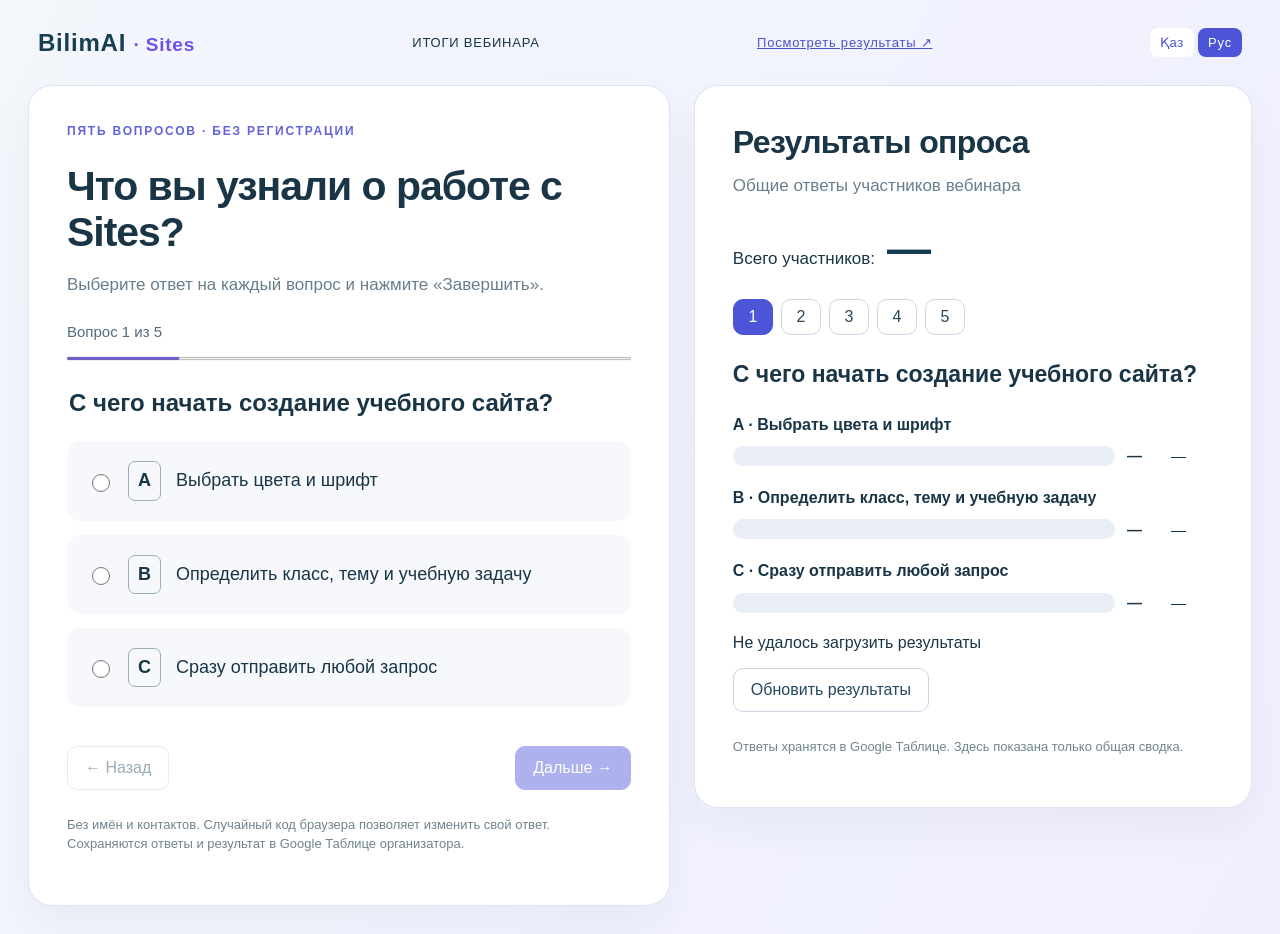
<file: poll.html>
<!doctype html><html lang="ru"><head><meta charset="utf-8"><meta name="viewport" content="width=device-width, initial-scale=1"><title>Sites — итоги вебинара</title><link rel="stylesheet" href="poll.css"></head><body><main class="shell"><header><a href="./" class="brand">BilimAI <span>· Sites</span></a><span>ИТОГИ ВЕБИНАРА</span><a href="?results">Посмотреть результаты ↗</a></header><div class="layout"><section class="ballot" id="ballot"></section><section class="results" id="results"><h2>Результаты опроса</h2><p class="intro">Общие ответы участников вебинара</p><div class="total">Всего участников: <strong id="total">—</strong></div><div class="question-tabs" id="tabs"></div><h3 id="result-question"></h3><div class="bars" id="bars"></div><p id="result-status" role="status"></p><button id="refresh">Обновить результаты</button><p class="privacy">Ответы хранятся в Google Таблице. Здесь показана только общая сводка.</p></section></div></main><script type="module" src="poll.js"></script></body></html>
</file>
<file: poll.css>
*{box-sizing:border-box}body{margin:0;color:#193546;background:linear-gradient(115deg,#f3f7fc,#f0efff);font-family:Arial,sans-serif}.shell{max-width:1440px;margin:auto;padding:28px}.shell header{display:flex;align-items:center;justify-content:space-between;gap:20px;padding:0 10px 28px;font-size:13px;letter-spacing:.06em}.brand{font-weight:bold;font-size:24px;text-decoration:none;color:#173f52}.brand span{color:#7151e4;font-size:19px}a{color:#4c53c9}.layout{display:grid;grid-template-columns:1.15fr 1fr;gap:24px;align-items:start}.ballot,.results{background:#fff;border:1px solid #dce3f2;border-radius:24px;padding:clamp(24px,3vw,38px);box-shadow:0 20px 45px #20334e0c}.eyebrow{font-size:12px;letter-spacing:.15em;color:#6263da;font-weight:bold}h1{font-size:clamp(30px,3.2vw,45px);line-height:1.12;letter-spacing:-.025em;margin:26px 0 16px}h2{font-size:32px;letter-spacing:-.02em;margin:0 0 12px}h3{font-size:23px;line-height:1.35;margin:24px 0}.intro{font-size:17px;line-height:1.5;color:#687e8d;margin:8px 0 24px}button{font:inherit;font-size:16px;cursor:pointer;border:1px solid #ccd5e4;background:white;color:#25485e;padding:12px 17px;border-radius:10px}button:disabled{opacity:.45;cursor:default}button.primary{background:#4c54d8;color:white;border-color:#4c54d8}button:hover:not(:disabled){filter:brightness(.96)}:focus-visible{outline:3px solid #ffb847;outline-offset:4px}.step-label{font-size:15px;color:#536b7d;margin-top:26px}progress{width:100%;height:7px;accent-color:#7056db;margin:15px 0 24px}fieldset{border:0;padding:0;margin:0;min-width:0}legend{font-size:24px;line-height:1.35;font-weight:bold;margin-bottom:22px;width:100%}.option{display:flex;align-items:center;gap:15px;background:#f6f8fc;border:2px solid transparent;border-radius:14px;padding:18px;margin-bottom:14px;cursor:pointer;line-height:1.4;font-size:18px}.option input{width:18px;height:18px;accent-color:#4c54d8}.option b{border:1px solid #99aeb9;border-radius:7px;padding:6px 9px}.option.selected{background:#e9e5ff;border-color:#7452dd}.actions{display:flex;justify-content:space-between;gap:15px;margin:25px 0}.privacy{font-size:13px;line-height:1.5;color:#71838d;margin-top:25px}.total{display:flex;gap:12px;align-items:baseline;font-size:17px;margin:25px 0}.total strong{font-size:44px;color:#143b53}.question-tabs{display:flex;gap:8px;flex-wrap:wrap;margin:22px 0}.question-tabs button{padding:8px 13px;min-width:40px}.question-tabs button[aria-pressed=true]{background:#4c54d8;color:white;border-color:#4c54d8}.bar-item{margin:21px 0}.bar-label{font-weight:bold;font-size:16px;line-height:1.4;margin-bottom:10px}.bar-row{display:grid;grid-template-columns:1fr 32px 42px;gap:12px;align-items:center;font-size:15px}.track{height:20px;border-radius:15px;background:#e8edf6;overflow:hidden}.fill{height:100%;border-radius:15px;transition:width .25s}.fill-0{background:#105a77}.fill-1{background:#2988aa}.fill-2{background:#52a8d7}.results-bottom{display:flex;justify-content:space-between;align-items:center;gap:15px;margin-top:28px;font-size:13px;color:#6c7e8e}.empty{font-size:16px;line-height:1.5;color:#6c7e8e}.success{color:#167254;font-size:16px;margin:25px 0 15px}.personal h2{font-size:32px}.personal details{border-top:1px solid #e2e8ef;padding:16px 0}.personal summary{cursor:pointer;font-size:18px;line-height:1.4;font-weight:bold}.personal p{line-height:1.5;font-size:17px}.personal button{margin-top:18px}.error{color:#a02e24;font-size:16px;line-height:1.5}.only-results{max-width:1150px}.only-results .layout{grid-template-columns:1fr}.only-results .results{min-height:75vh}.only-results h2{font-size:38px}@media(max-width:900px){.layout{grid-template-columns:1fr}.shell{padding:15px}.shell header{flex-wrap:wrap}.shell header>span{display:none}.results{margin-bottom:20px}.bar-row{grid-template-columns:1fr 28px 36px}}@media(prefers-reduced-motion:reduce){.fill{transition:none}}
</file>
